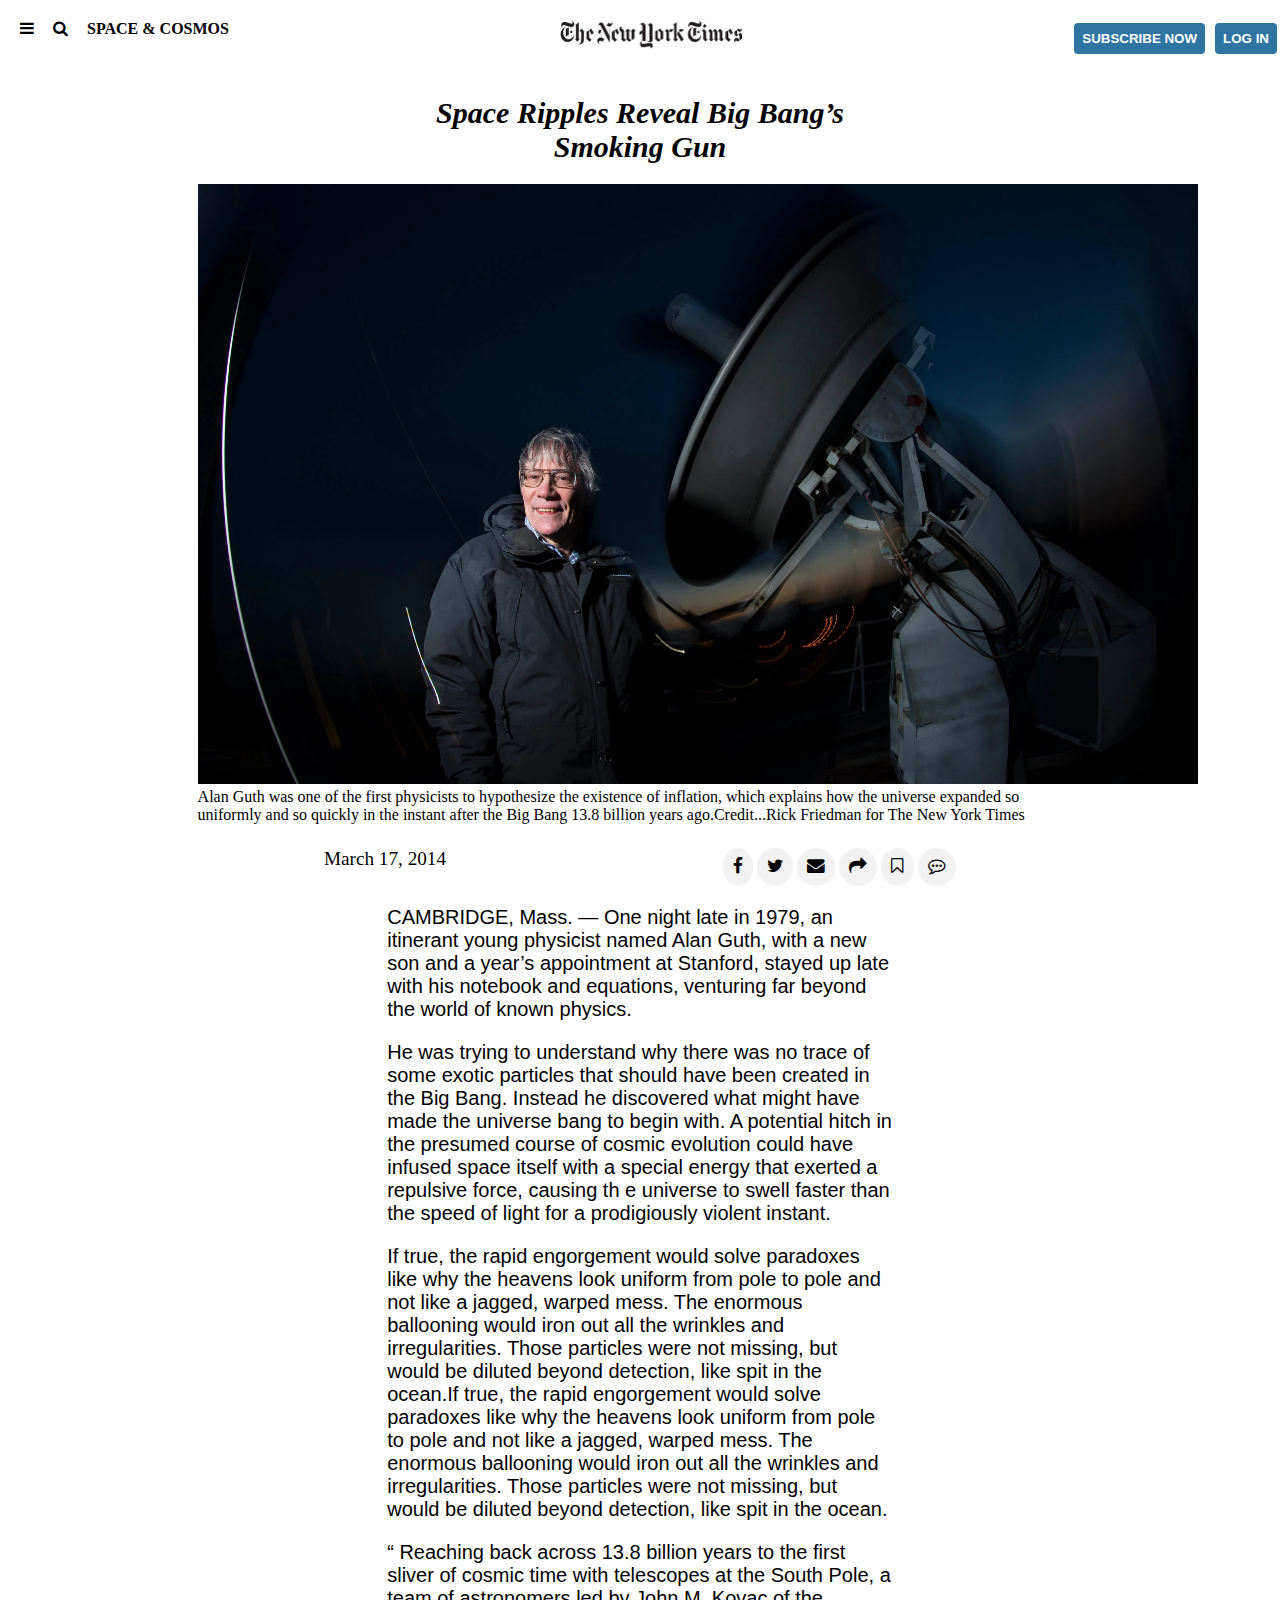
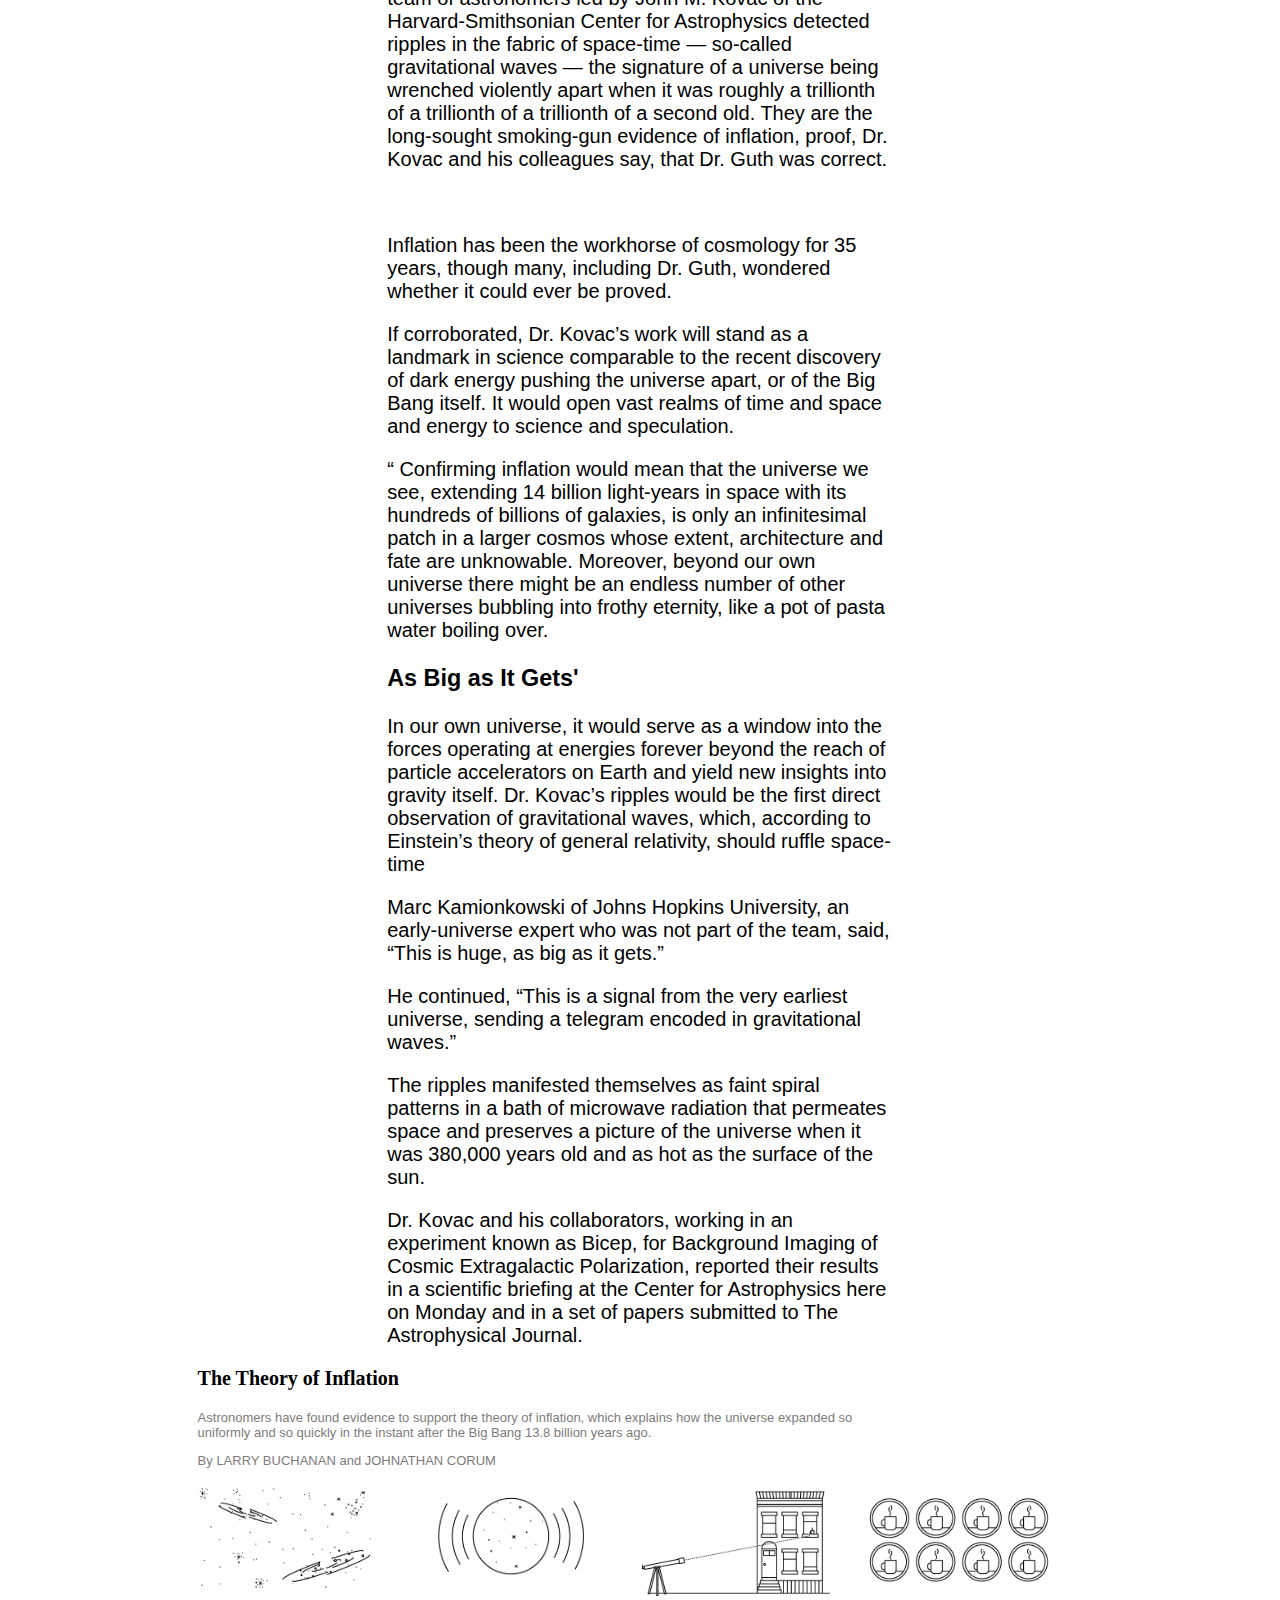
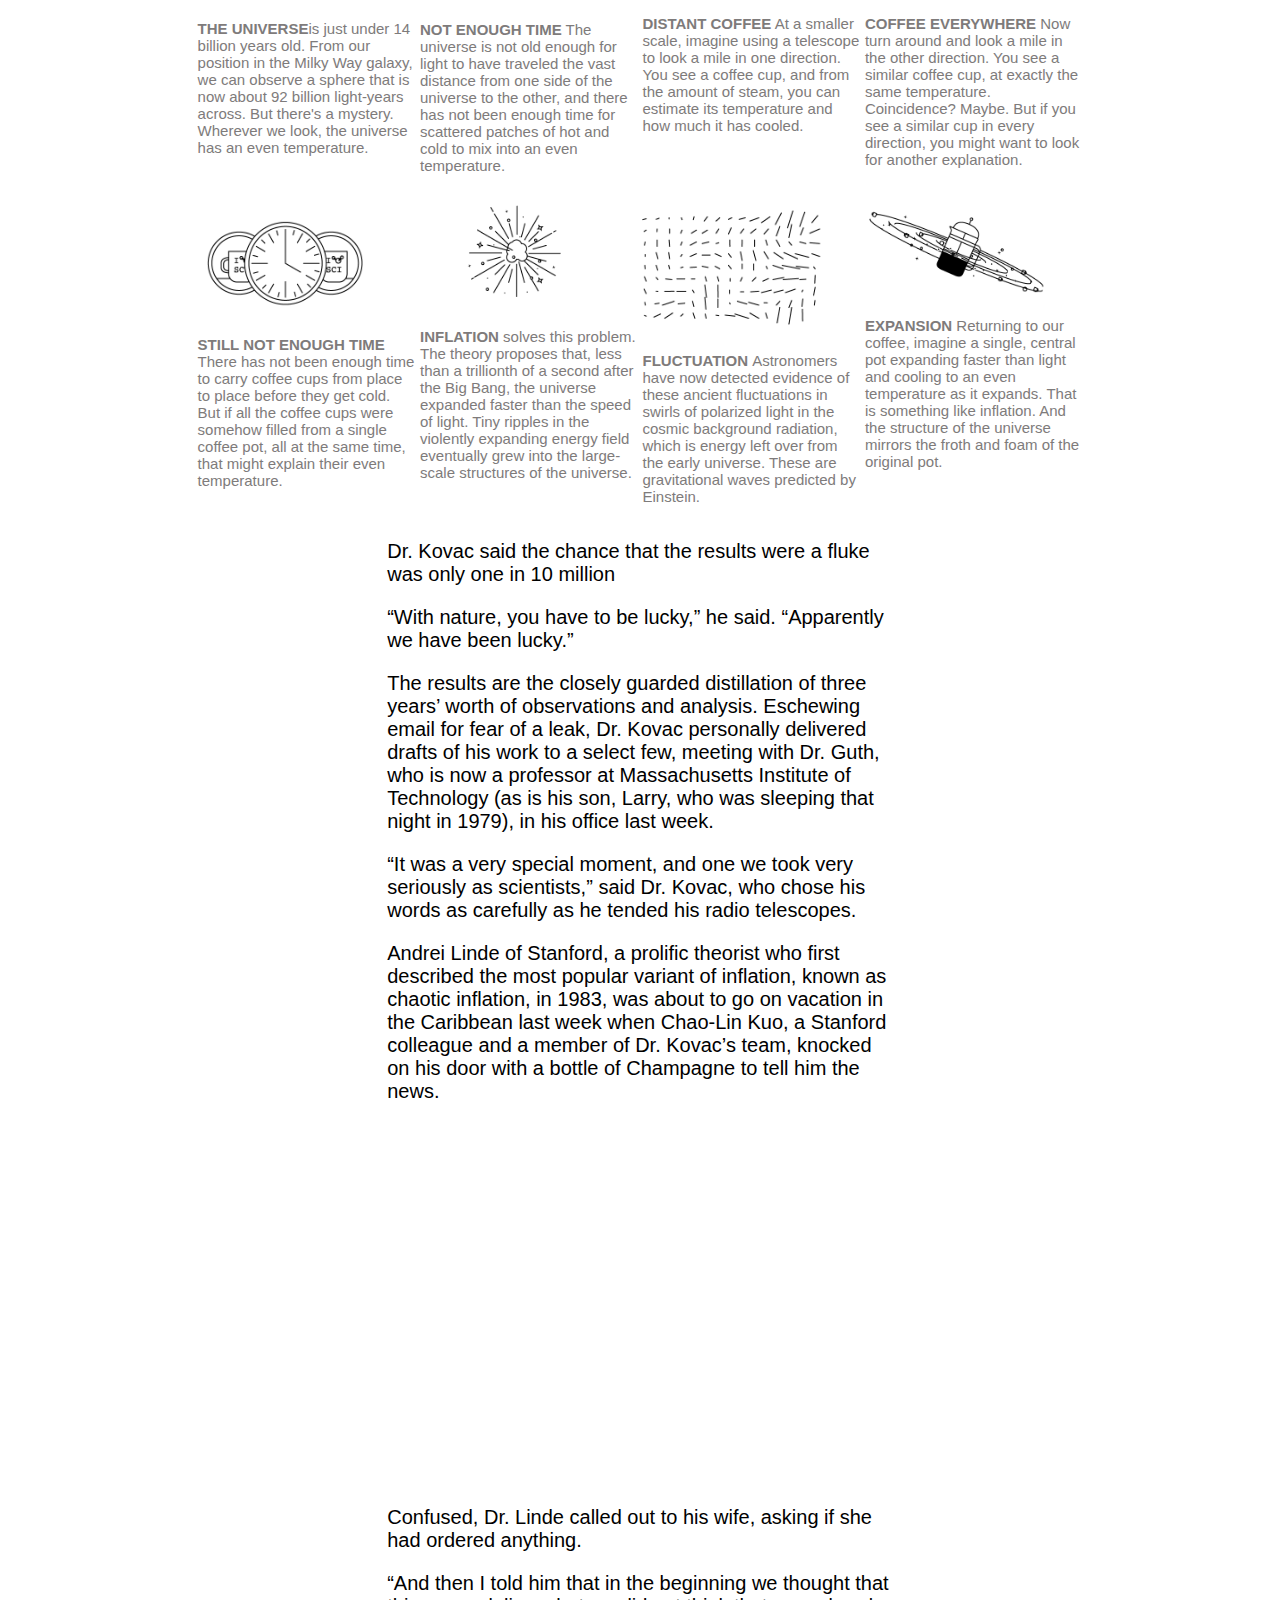
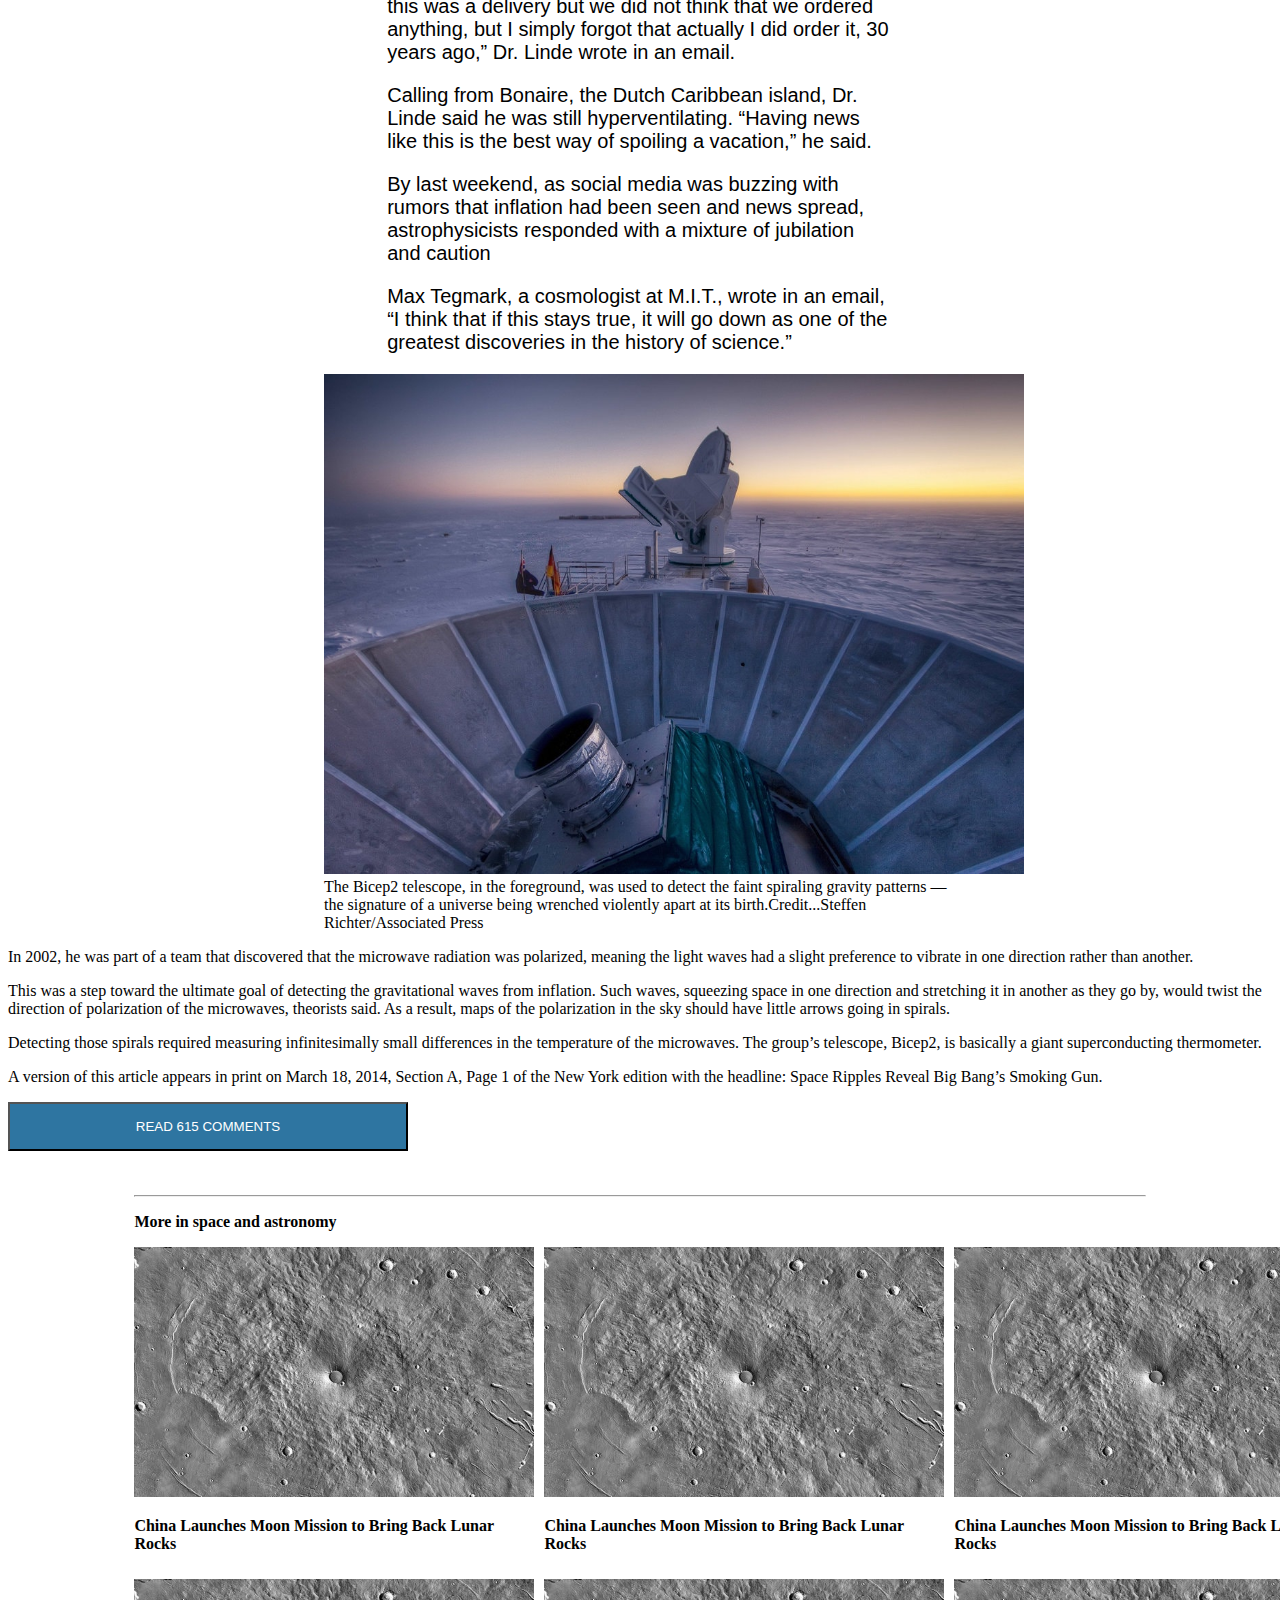
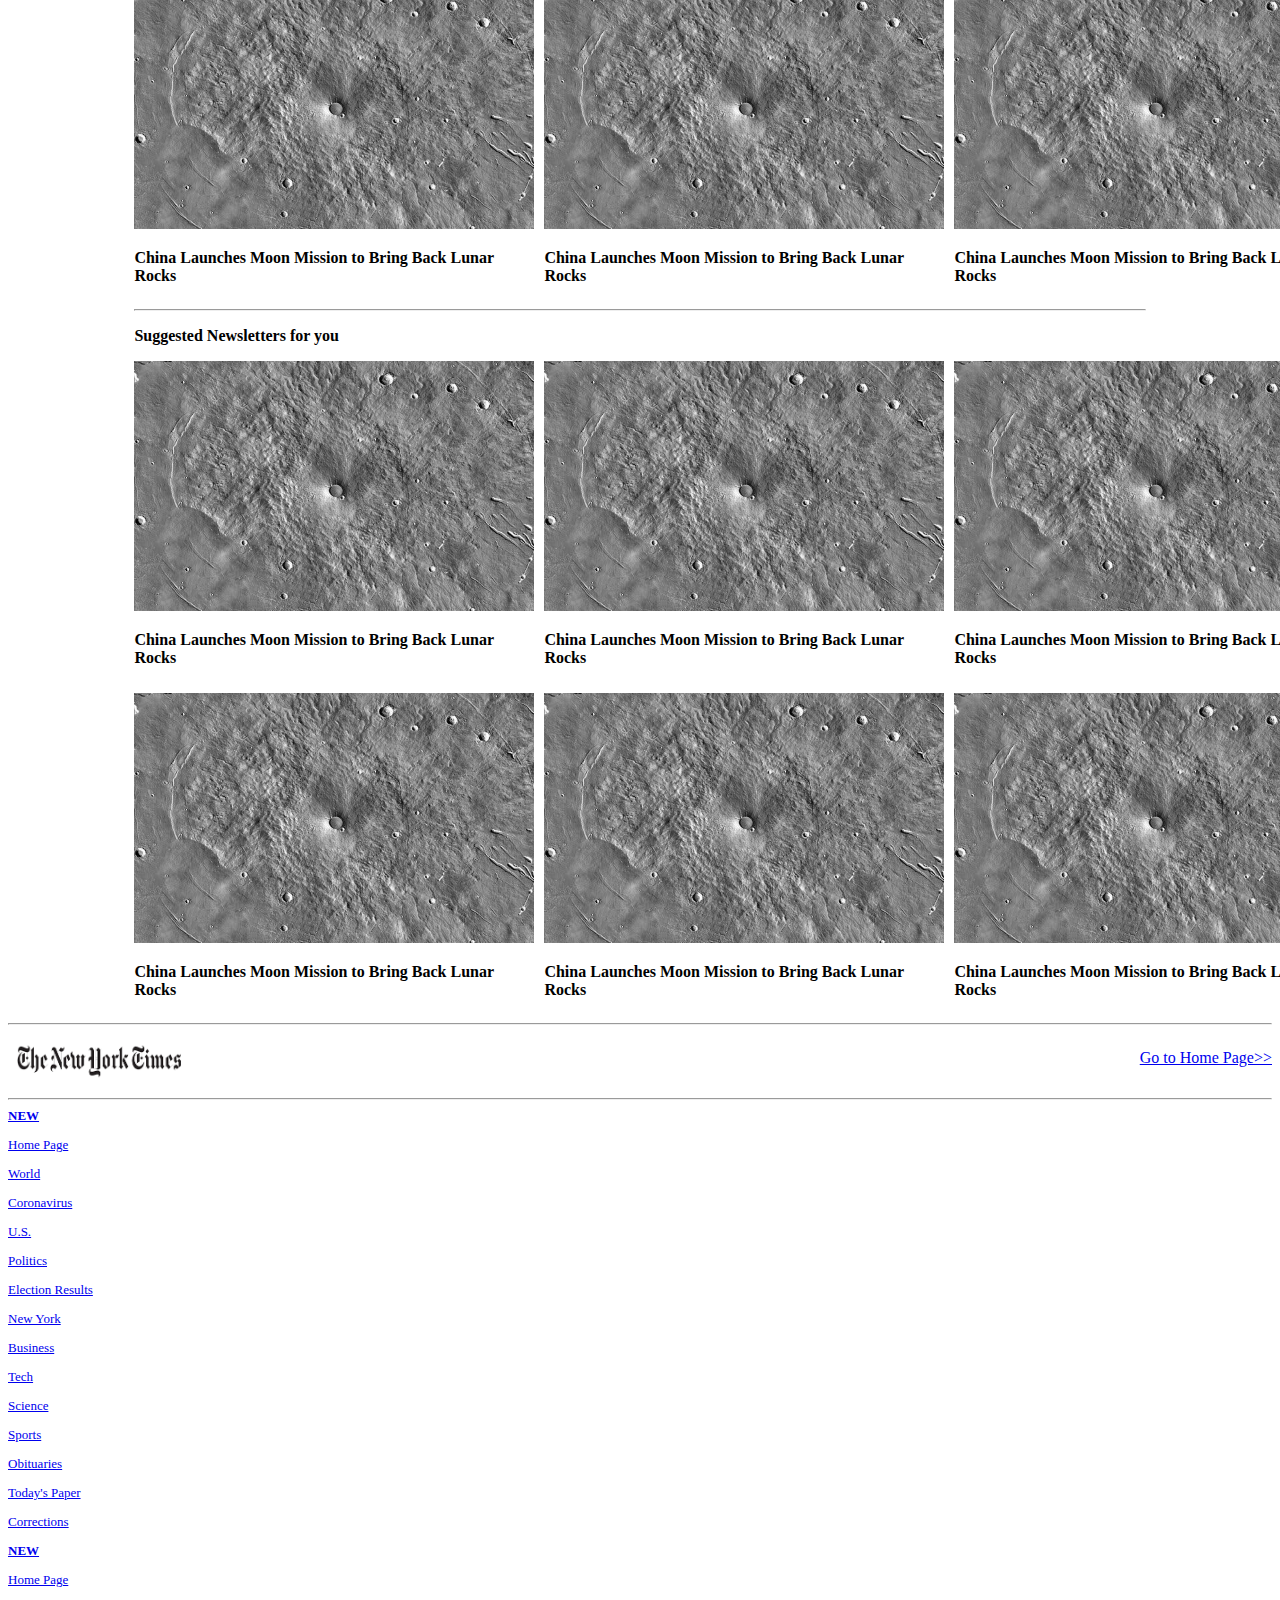
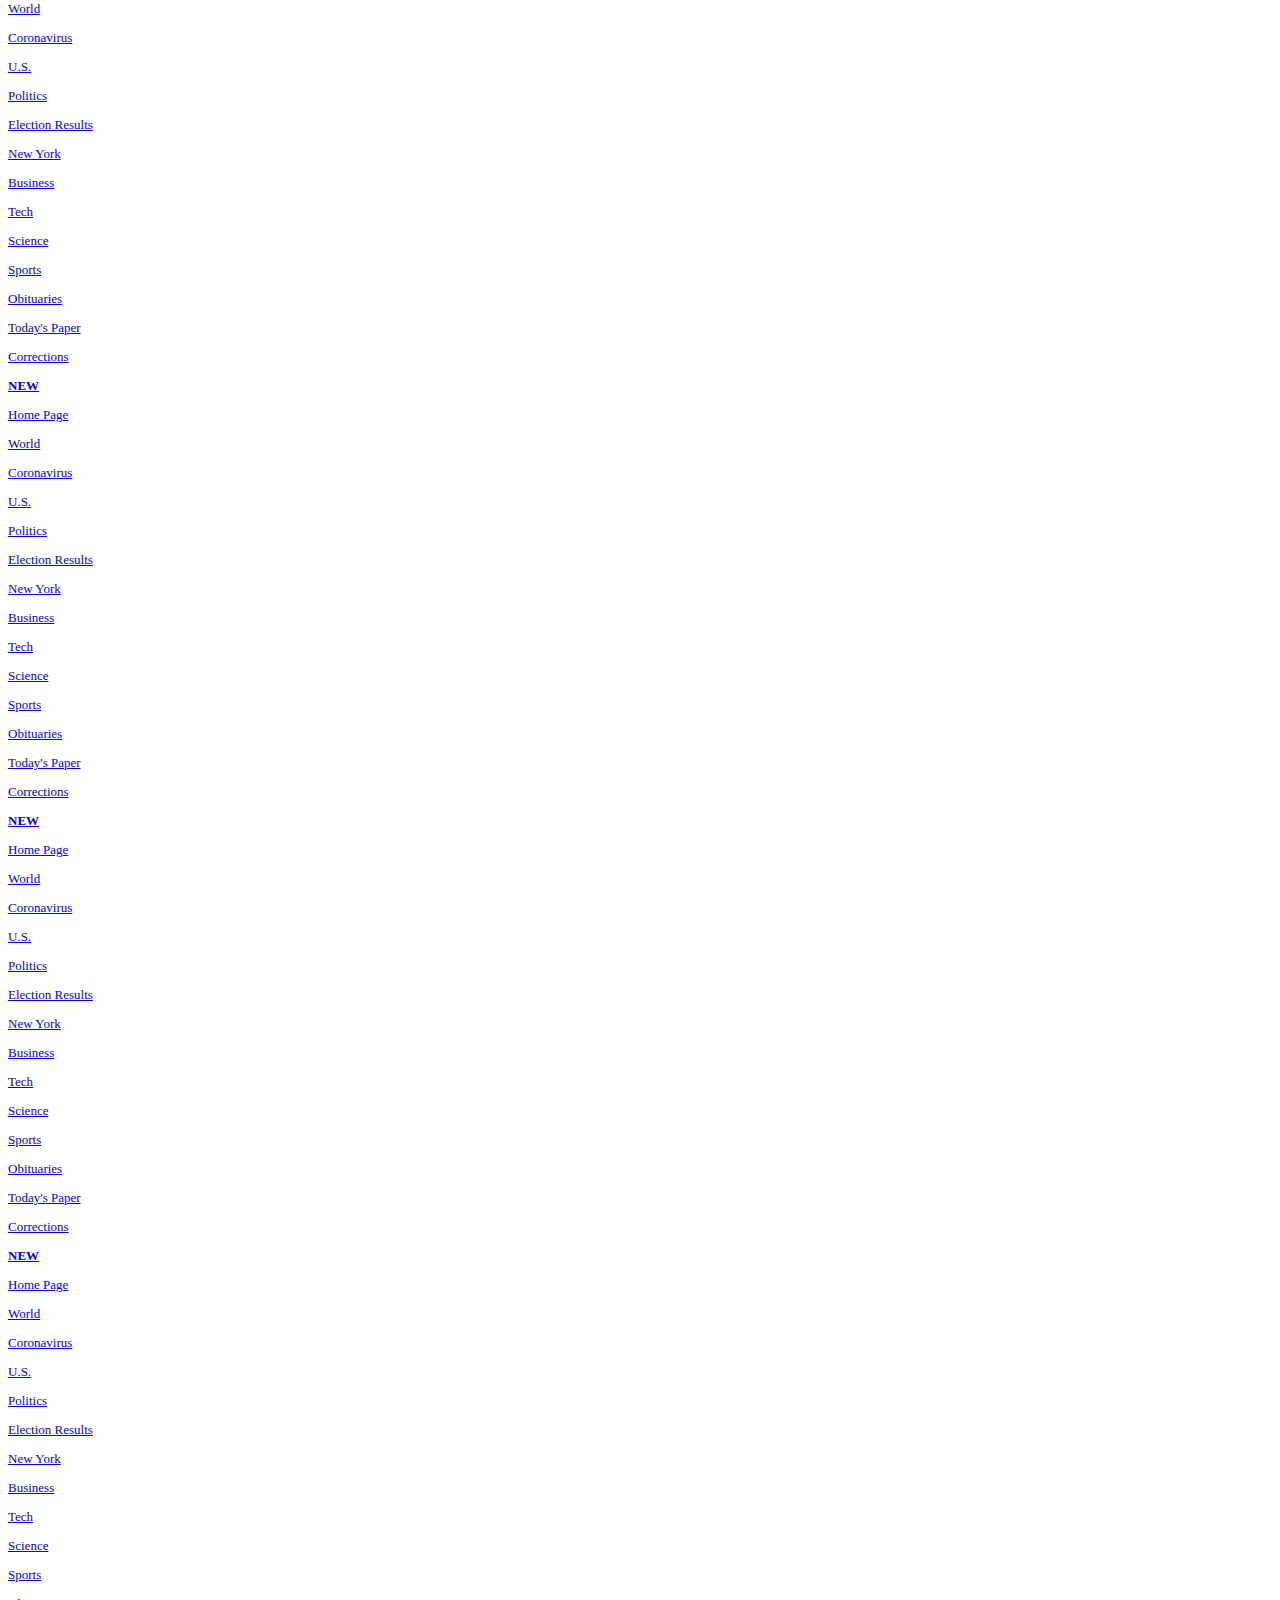
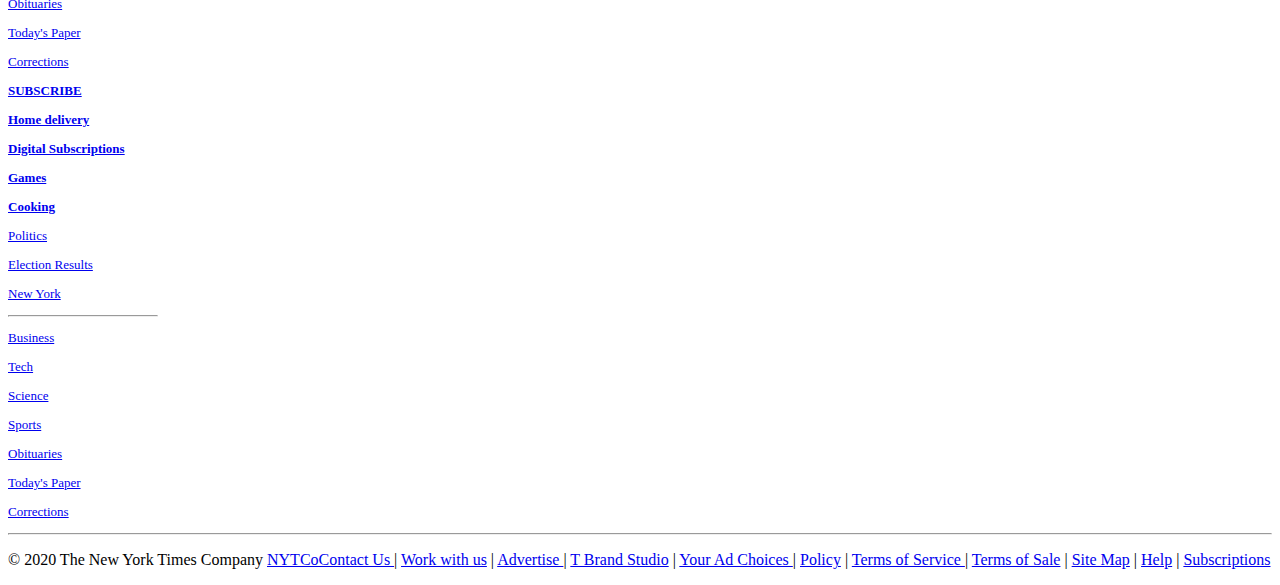
<file: index.html>
<!DOCTYPE html>
<html lang="en">
<head>
    <meta charset="UTF-8">
    <meta name="viewport" content="width=device-width, initial-scale=1.0">
    <title>Space & Cosmos</title>
    <link rel="stylesheet" href="style.css">
    <link rel="stylesheet" href="https://cdnjs.cloudflare.com/ajax/libs/font-awesome/4.7.0/css/font-awesome.min.css">
  <meta >
    <title>The New York Times - Breaking News, US News, World News and Videos</title>
</head>
<header>
<nav>
    <div class="left_section">
            <a href="#"><i class="fa fa-bars"></i></a>
            <a href="#"><i class="fa fa-search" aria-hidden="true"></i></a>
            <a href="#" class="spacex">SPACE & COSMOS</a>
        </div>
    <div class="middle_section">
    <a><img src="images/logo.png" alt=""></a>
    </div>
    <div class="right_section">
        <a href="#"><button class="btn" type="button">SUBSCRIBE NOW</button></a>
        <a href="#"><button class="btn" type="button">LOG IN</button></a>
    </div>
</nav>
</header>
<body>
    <div class="heading_first">  
      <h1>Space Ripples Reveal Big Bang’s <br> Smoking Gun</h1>
   </div>
   <figure class="first_image">
        <img src="images/18cosmos-superJumbo.jpg" alt="alan guth">
        <figcaption>
            Alan Guth was one of the first physicists to hypothesize the existence of inflation, which explains how the universe expanded so uniformly and so quickly in the instant after the Big Bang 13.8 billion years ago.Credit...Rick Friedman for The New York Times
        </figcaption>
    </figure>
    <div id="section1">
        <div class="date">
            March 17, 2014
        </div>
           <div class="share_icons">
            <i class="fa fa-facebook" aria-hidden="true"></i>
            <i class="fa fa-twitter" aria-hidden="true"></i>
            <i class="fa fa-envelope" aria-hidden="true"></i>
            <i class="fa fa-share" aria-hidden="true"></i>
            <i class="fa fa-bookmark-o" aria-hidden="true"></i>
            <i class="fa fa-commenting-o" aria-hidden="true"></i>
           </div>
    </div>
      
      <article class="tommy">
          <p>
            CAMBRIDGE, Mass. — One night late in 1979, an itinerant young physicist named 
            Alan Guth, with a new son and a year’s appointment at Stanford, stayed up late with his notebook and equations,
             venturing far beyond the world of known physics.
          </p>
    <p>
He was trying to understand why there was no trace of some exotic particles that should have been created  
in the Big Bang. Instead he discovered what might have made the universe bang to begin with. A potential hitch in the presumed course of cosmic evolution could have infused space itself with a special energy that exerted a repulsive force, causing th
e  universe to swell faster than the speed of light for a prodigiously violent instant. 
    </p>
    <p>If true, the rapid engorgement would solve paradoxes like why the heavens look uniform from pole to pole and not like a jagged,
         warped mess. The enormous ballooning would iron out all the wrinkles and irregularities. Those particles were not missing, but would be diluted beyond detection, like spit in the ocean.If true, the rapid engorgement would solve paradoxes like why the heavens look uniform from pole to pole and not like a jagged, warped mess. The enormous ballooning would iron out all the wrinkles and irregularities. Those particles were not missing, but would be diluted beyond detection,
         like spit in the ocean. 
    </p>
    <p>“
        Reaching back across 13.8 billion years to <a>the first sliver of cosmic time</a> with telescopes at the South Pole,
         a team of astronomers led by John M. Kovac of the Harvard-Smithsonian Center for Astrophysics detected ripples in the fabric of space-time 
         — so-called <a>gravitational waves</a> — the signature of a universe being wrenched violently apart when it was roughly a trillionth of a trillionth of a trillionth of a second old. They are the long-sought smoking-gun evidence of inflation, proof, Dr. Kovac and his colleagues say,
         that Dr. Guth was correct.
    </p><br>
    <p>    
Inflation has been the workhorse of cosmology for 35 years, though many, including Dr. Guth,
 wondered whether it could ever be proved.
    </p>
    <p>
        If corroborated, Dr. Kovac’s work will stand as a landmark in science comparable to the recent discovery of dark energy pushing
         the universe apart, or of the Big Bang itself.
         It would open vast realms of time and space and energy to science and speculation.
    </p>
    <p>“
        Confirming inflation would mean that the universe we see, 
        extending 14 billion light-years in space with its hundreds of billions of galaxies, is only an infinitesimal patch in a larger cosmos whose extent, architecture and fate are unknowable. Moreover, beyond our own universe there might be an endless number of other universes bubbling into frothy eternity,
         like a pot of pasta water boiling over.
    </p>
    <p>
        <h3>As Big as It Gets'</h3>
        In our own universe, it would serve as a window into the forces operating at energies forever beyond the reach of particle accelerators on Earth and yield new insights into gravity itself. 
        Dr. Kovac’s ripples would be the first direct observation of gravitational waves, 
        which, according to Einstein’s theory of general relativity,
         should ruffle space-time
    </p>
<p>Marc Kamionkowski of Johns Hopkins University, an early-universe expert who was not part of the team, said,
    “This is huge, as big as it gets.”</p>
<p>He continued, “This is a signal from the very earliest universe,
     sending a telegram encoded in gravitational waves.”</p>
<p>The ripples manifested themselves as faint spiral patterns in a bath of microwave radiation that permeates space and preserves a picture of the universe when it was 380,000 years old and as hot as the surface of the sun.</p>
<p>Dr. Kovac and his collaborators, working in an experiment known as Bicep, for Background Imaging of Cosmic Extragalactic Polarization, 
    reported their results in a scientific briefing at the Center for Astrophysics here on Monday and in a set of papers submitted to The Astrophysical Journal.</p>
</article>
<div class="theory">
    <h3> The Theory of Inflation</h3>
    <p>Astronomers have found evidence to support the theory of inflation, which explains how the universe expanded so uniformly and so quickly in the instant after the Big Bang 13.8 billion years ago.</p>
<p class="blur">By LARRY BUCHANAN and JOHNATHAN CORUM</p>
<div class="inflation_cards">
    <div class="first_inflation">
      <img src="images/inflation-1.png" alt="Cosmos inflation explanation picture">
      <p> <strong>THE UNIVERSE</strong>is just under 14 billion years old. From our position in the Milky Way galaxy, we can observe a sphere that is now about 92 billion light-years across. But there's a mystery. Wherever we look, the universe has an even temperature.</p>
    </div>
    <div class="second_inflation">
      <img src="images/inflation-2.png" alt="Cosmos inflation explanation picture">
      <p> <strong> NOT ENOUGH TIME</strong>  The universe is not old enough for light to have traveled the vast distance from one side of the universe to the other, and there has not been enough time for scattered patches of hot and cold to mix into an even temperature.</p>
    </div>
    <div class="third_inflation">
      <img src="images/inflation-3.png" alt="Cosmos inflation explanation picture">
      <p> <strong>DISTANT COFFEE</strong>   At a smaller scale, imagine using a telescope to look a mile in one direction. You see a coffee cup, and from the amount of steam, you can estimate its temperature and how much it has cooled.</p>
    </div>
    <div class="forth_inflation">
      <img src="images/inflation-4.png" alt="Cosmos inflation explanation picture">
      <p> <strong>COFFEE EVERYWHERE</strong>   Now turn around and look a mile in the other direction. You see a similar coffee cup, at exactly the same temperature. Coincidence? Maybe. But if you see a similar cup in every direction, you might want to look for another explanation.</p>
    </div>
    <div class="fifth_inflation">
      <img src="images/inflation-5.png" alt="Cosmos inflation explanation picture">
      <p>  <strong>STILL NOT ENOUGH TIME</strong> There has not been enough time to carry coffee cups from place to place before they get cold. But if all the coffee cups were somehow filled from a single coffee pot, all at the same time, that might explain their even temperature.</p>
    </div>
    <div class="sixth_inflation">
      <img src="images/inflation-6.png" alt="Cosmos inflation explanation picture">
      <p><strong>INFLATION </strong> solves this problem. The theory proposes that, less than a trillionth of a second after the Big Bang, the universe expanded faster than the speed of light. Tiny ripples in the violently expanding energy field eventually grew into the large-scale structures of the universe.</p>
    </div>
    <div class="seven_infation">
      <img src="images/inflation-7.png" alt="Cosmos inflation explanation picture">
      <p><strong>FLUCTUATION </strong> Astronomers have now detected evidence of these ancient fluctuations in swirls of polarized light in the cosmic background radiation, which is energy left over from the early universe. These are gravitational waves predicted by Einstein.</p>
    </div>
    <div class="eight_inflation">
      <img src="images/inflation-8.png" alt="Cosmos inflation explanation picture">
      <p> <strong>EXPANSION</strong> Returning to our coffee, imagine a single, central pot expanding faster than light and cooling to an even temperature as it expands. That is something like inflation. And the structure of the universe mirrors the froth and foam of the original pot.</p>
    </div>
  </div>
  </div>
  <article class="tommy">
        <p>Dr. Kovac said the chance that the results were a fluke was only one in 10 million</p>
        <p>“With nature, you have to be lucky,” he said. “Apparently we have been lucky.”</p>
        <p>The results are the closely guarded distillation of three years’ worth of observations and analysis. Eschewing email for fear of a leak, Dr. Kovac personally delivered drafts of his work to a select few, meeting with Dr. Guth, who is now a professor at Massachusetts Institute of Technology (as is his son, Larry, who was sleeping that night in 1979), in his office last week.</p>
        <p>“It was a very special moment, and one we took very seriously as scientists,” said Dr. Kovac, who chose his words as carefully as he tended his radio telescopes.</p>
        <p>Andrei Linde of Stanford, a prolific theorist who first described the most popular variant of inflation, known as chaotic inflation, in 1983, was about to go on vacation in the Caribbean last week when Chao-Lin Kuo, a Stanford colleague and a member of Dr. Kovac’s team,
            knocked on his door with a bottle of Champagne to tell him the news.</p>
  </article>
            <article class="tommy">
            <iframe width="600" height="358" src="https://www.youtube.com/embed/ZlfIVEy_YOA" frameborder="0" allow="accelerometer; autoplay; clipboard-write; encrypted-media; gyroscope; picture-in-picture" allowfullscreen></iframe>
       
            <p>Confused, Dr. Linde called out to his wife, asking if she had ordered anything.</p>
        <p>“And then I told him that in the beginning we thought that this was a delivery but we did not think that we ordered anything, but I simply forgot that actually I did order it, 30 years ago,”
            Dr. Linde wrote in an email.</p>
        <p>
            Calling from Bonaire, the Dutch Caribbean island, Dr. Linde said he was still hyperventilating. “Having news like this is the best way of spoiling a vacation,” he said. </p>
        <p>By last weekend, as social media was buzzing with rumors that inflation had been seen and news spread, astrophysicists responded with a mixture of jubilation and caution</p>
        <p>Max Tegmark, a cosmologist at M.I.T., wrote in an email, “I think that if this stays true, it will go down as one of the greatest discoveries in the history of science.”</p>
        </article>
            <figure class="cosmos_2">
                <img src="images/18cosmos-2-jumbo.jpg" alt="">
                <figcaption>The Bicep2 telescope, in the foreground, was used to detect the faint spiraling gravity patterns — the signature of a universe being wrenched violently apart at its birth.Credit...Steffen Richter/Associated Press
                </figcaption>
            </figure>
 <article id="tomy">
        <p>In 2002, he was part of a team that discovered that the microwave radiation was polarized, meaning the light waves had a slight preference to vibrate in one direction rather than another.</p>
        <p>This was a step toward the ultimate goal of detecting the gravitational waves from inflation. Such waves, squeezing space in one direction and stretching it in another as they go by, would twist the direction of polarization of the microwaves, theorists said. As a result, maps of the polarization in the sky should have little arrows going in spirals.</p>
        <p>Detecting those spirals required measuring infinitesimally small differences in the temperature of the microwaves. The group’s telescope, Bicep2, is basically a giant superconducting thermometer.</p>
        <p>A version of this article appears in print on March 18, 2014, Section A, Page 1 of the New York edition with the headline: Space Ripples Reveal Big Bang’s Smoking Gun.</p>
        <button class="read" >READ 615 COMMENTS</button>
    </article><br><br>
<div class="astronomy">
    <hr>
    <p><a href="#">More in space and astronomy</a></p>
    <div class="astronomy_cards">
    <div class="first_astro">
        <img src="images/20SCI-MARS-VOLCANO1-threeByTwoSmallAt2X.jpg" alt="">
        <p><a href="#">China Launches Moon Mission to Bring Back Lunar Rocks</a></p>
    </div>
    <div class="first_astro">
        <img src="images/20SCI-MARS-VOLCANO1-threeByTwoSmallAt2X.jpg" alt="">
        <p><a href="#">China Launches Moon Mission to Bring Back Lunar Rocks</a></p>
    </div>
    <div class="first_astro">
        <img src="images/20SCI-MARS-VOLCANO1-threeByTwoSmallAt2X.jpg" alt="">
        <p><a href="#">China Launches Moon Mission to Bring Back Lunar Rocks</a></p>
    </div>
  <div class="first_astro">
        <img src="images/20SCI-MARS-VOLCANO1-threeByTwoSmallAt2X.jpg" alt="">
        <p><a href="#">China Launches Moon Mission to Bring Back Lunar Rocks</a></p>
    </div>
    <div class="first_astro">
        <img src="images/20SCI-MARS-VOLCANO1-threeByTwoSmallAt2X.jpg" alt="">
        <p><a href="#">China Launches Moon Mission to Bring Back Lunar Rocks</a></p>
    </div>
    <div class="first_astro">
        <img src="images/20SCI-MARS-VOLCANO1-threeByTwoSmallAt2X.jpg" alt="">
        <p><a href="#">China Launches Moon Mission to Bring Back Lunar Rocks</a></p>
    </div>
</div>
</div>
<div class="astronomy">
    <hr>
    <p><a href="#">Suggested Newsletters for you</a></p>
<div class="astronomy_cards">
    <div class="first_astro">
        <img src="images/20SCI-MARS-VOLCANO1-threeByTwoSmallAt2X.jpg" alt="">
        <p><a href="#">China Launches Moon Mission to Bring Back Lunar Rocks</a></p>
    </div>
    <div class="first_astro">
        <img src="images/20SCI-MARS-VOLCANO1-threeByTwoSmallAt2X.jpg" alt="">
        <p><a href="#">China Launches Moon Mission to Bring Back Lunar Rocks</a></p>
    </div>
    <div class="first_astro">
        <img src="images/20SCI-MARS-VOLCANO1-threeByTwoSmallAt2X.jpg" alt="">
        <p><a href="#">China Launches Moon Mission to Bring Back Lunar Rocks</a></p>
    </div>
    <div class="first_astro">
        <img src="images/20SCI-MARS-VOLCANO1-threeByTwoSmallAt2X.jpg" alt="">
        <p><a href="#">China Launches Moon Mission to Bring Back Lunar Rocks</a></p>
    </div>
    <div class="first_astro">
        <img src="images/20SCI-MARS-VOLCANO1-threeByTwoSmallAt2X.jpg" alt="">
        <p><a href="#">China Launches Moon Mission to Bring Back Lunar Rocks</a></p>
    </div>
    <div class="first_astro">
        <img src="images/20SCI-MARS-VOLCANO1-threeByTwoSmallAt2X.jpg" alt="">
        <p><a href="#">China Launches Moon Mission to Bring Back Lunar Rocks</a></p>
    </div>
    </div>
</div>
<hr class="thin">
</body>
<footer>
    <div class="foot">
        <img src="images/logo.png" alt=""> <p><a href="#">Go to Home Page>></a></p> 
    </div>
    <hr>
    <div class="downer">
        <div class="first_footer">
            <a href="#"><strong>NEW</strong></a>
        <a href="#"><p>  Home Page</p></a>
            <a href="#"><p> World</p></a>
            <a href="#"><p> Coronavirus</p></a>
            <a href="#"><p>  U.S.</p></a>
            <a href="#"><p> Politics</p></a>
            <a href="#"><p> Election Results</p></a>
            <a href="#"><p> New York</p></a>
            <a href="#"><p>Business</p></a>
            <a href="#"><p> Tech</p></a>
            <a href="#"><p> Science</p></a>
            <a href="#"><p> Sports</p></a>
            <a href="#"><p> Obituaries</p></a>
            <a href="#"><p> Today's Paper</p></a>
            <a href="#"><p>  Corrections</p></a>
       </div>
       <div class="first_footer">
        <a href="#"><strong>NEW</strong></a>
        <a href="#"><p>  Home Page</p></a>
            <a href="#"><p> World</p></a>
            <a href="#"><p>Coronavirus</p></a>
            <a href="#"><p>  U.S.</p></a>
            <a href="#"><p> Politics</p></a>
            <a href="#"><p> Election Results</p></a>
            <a href="#"><p> New York</p></a>
            <a href="#"><p>Business</p></a>
            <a href="#"><p> Tech</p></a>
            <a href="#"><p> Science</p></a>
            <a href="#"><p> Sports</p></a>
            <a href="#"><p> Obituaries</p></a>
            <a href="#"><p> Today's Paper</p></a>
            <a href="#"><p>  Corrections</p></a>
       </div>
       <div class="first_footer">
        <a href="#"><strong>NEW</strong></a>
        <a href="#"><p>  Home Page</p></a>
            <a href="#"><p> World</p></a>
            <a href="#"><p> Coronavirus</p></a>
            <a href="#"><p>  U.S.</p></a>
            <a href="#"><p> Politics</p></a>
            <a href="#"><p> Election Results</p></a>
            <a href="#"><p> New York</p></a>
            <a href="#"><p>Business</p></a>
            <a href="#"><p> Tech</p></a>
            <a href="#"><p> Science</p></a>
            <a href="#"><p> Sports</p></a>
            <a href="#"><p> Obituaries</p></a>
            <a href="#"><p> Today's Paper</p></a>
            <a href="#"><p>  Corrections</p></a>
       </div>
      
       <div class="first_footer">
        <a href="#"><strong>NEW</strong></a>
        <a href="#"><p>  Home Page</p></a>
            <a href="#"><p> World</p></a>
            <a href="#"><p>Coronavirus</p></a>
            <a href="#"><p>  U.S.</p></a>
            <a href="#"><p> Politics</p></a>
            <a href="#"><p> Election Results</p></a>
            <a href="#"><p> New York</p></a>
            <a href="#"><p>Business</p></a>
            <a href="#"><p> Tech</p></a>
            <a href="#"><p> Science</p></a>
            <a href="#"><p> Sports</p></a>
            <a href="#"><p> Obituaries</p></a>
            <a href="#"><p> Today's Paper</p></a>
            <a href="#"><p>  Corrections</p></a>
       </div>
       <div class="first_footer">
        <a href="#"><strong>NEW</strong></a>   
        <a href="#"><p>  Home Page</p></a>
            <a href="#"><p> World</p></a>
            <a href="#"><p>Coronavirus</p></a>
            <a href="#"><p>  U.S.</p></a>
            <a href="#"><p> Politics</p></a>
            <a href="#"><p> Election Results</p></a>
            <a href="#"><p> New York</p></a>
            <a href="#"><p>Business</p></a>
            <a href="#"><p> Tech</p></a>
            <a href="#"><p> Science</p></a>
            <a href="#"><p> Sports</p></a>
            <a href="#"><p> Obituaries</p></a>
            <a href="#"><p> Today's Paper</p></a>
            <a href="#"><p>  Corrections</p></a>
       </div>
       <div class="first_footer">
        <a href="#"><p><strong>SUBSCRIBE</strong></p></a>
        <a href="#"><p><strong>Home delivery</strong></p></a>
        <a href="#"><p><strong>Digital Subscriptions</strong></p></a>
        <a href="#"><p><strong>Games</strong></p></a>
        <a href="#"><p><strong>Cooking</strong></p></a>
            <a href="#"><p> Politics</p></a>
            <a href="#"><p> Election Results</p></a>
            <a href="#"><p> New York</p></a>
            <hr id="line">
            <a href="#"><p>Business</p></a>
            <a href="#"><p> Tech</p></a>
            <a href="#"><p> Science</p></a>
            <a href="#"><p> Sports</p></a>
            <a href="#"><p> Obituaries</p></a>
            <a href="#"><p> Today's Paper</p></a>
            <a href="#"><p>  Corrections</p></a>
       </div>
    </div>
    <hr>
    <div class="footer_last">
       <p> © 2020 The New York Times Company  <a href="#">NYTCoContact Us </a> | <a href="#">Work with us</a> | <a href="#">Advertise </a> | <a href="#">T Brand Studio</a> | <a href="#">Your Ad Choices </a> | <a href="#">Policy</a> | <a href="#">Terms of Service </a> | <a href="#">Terms of Sale</a>  | <a href="#">Site Map</a> | <a href="#">Help</a> | <a href="#">Subscriptions</a></p>
     </div>
</footer>
</html>
</file>
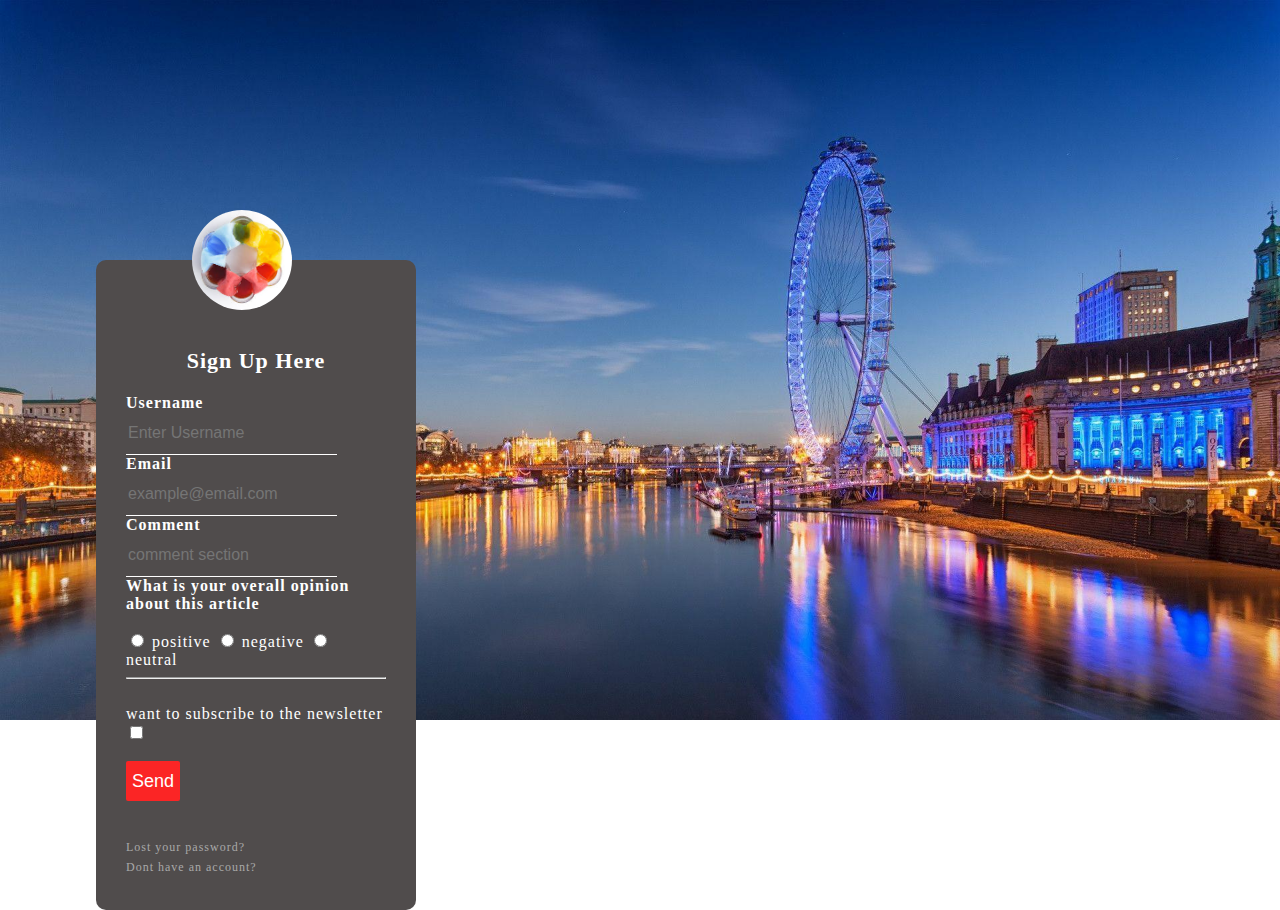
<file: a.html>
<!DOCTYPE html>
<html lang="en">
<head>
    <meta charset="utf-8">
   <link rel="stylesheet"  href="a.css">
    <title>login form design</title>
</head>




<body>
    
    <div class="loginbox">
   <img src="image/images.jpg" class="avatar">
   <br>
        <h1>Sign Up Here</h1>
    <form>
      <p>Username</p>
      <input type="text" name="" placeholder="Enter Username" minlength="3" maxlength="15" class="example" required>
    <br>
      <p>Email</p>
        <input type="email" name="" placeholder="example@email.com" minlength="5" maxlength="20" required>
        <br>
        <p>Comment</p>
        <input type="text" name="comment" placeholder="comment section" maxlength="250" minlength="25" required>
        <br>
        <p class="para">What is your overall opinion about this article</p>
        <br>
        <input type="radio" name="reaction" value="positive">
        <label for="positive">positive</label> 
        <input type="radio" name="reaction" value="negative"> 
        <label for="negative">negative</label> 
        <input type="radio" name="reaction" value="neutral">
        <label for="neutral">neutral</label>
        <hr>
        <br>
  <label> want to subscribe to the newsletter</label>
  <input type="checkbox" name="subscribe" value="subscribe">      
  
  <br>

   
  <br>

        <input type="submit" name="" value="Send" href="login page/index.html">
       <br>

  <br>
    
<br>
       <a href="#">Lost your password?</a>
    <br>
       <a href="_blank "> Dont have an account?</a>
    </form>
    </div>

</body>
</html>
</file>
<file: style.css>
nav { 
  display: flex;
  justify-content: space-between;
  background-color: white;
  color: black;
  width: 100%;
  margin-top: 0%;
  padding: 10px;
  height: 50px;
  position: fixed;
  top: 0;
  left: 0;
}

.left_section {
  padding: 10px 10px 0px 10px;
}

.left_section .fa-search, .fa-bars{
  padding-right: 15px;
}

.left_section a {
  font-weight: bold;
  color: black;
  text-decoration: none;
 }

.left_section a:hover {
  color: rgb(31, 29, 29);
  text-decoration: none;
 }

.middle_section img {
  height: 50px;
  width:200px;
} 

.right_section {
  padding: 10px 10px 0px 10px;
}

 .right_section button{
  background-color: rgb(46, 117, 161); 
  color: white;
  padding: 8px;
  border: none;
  border-radius: 4px;
  margin: 3px;
  font-weight: bold;
 }

.heading_first h1{
  text-align: center;
  font-size: 30px;
  color: #000;
  font-style: italic;
  font-weight: bold;
  font-family:nyt-imperial,georgia,'times new roman',times,serif;
  margin-top: 6rem;
}

.first_image {
    margin: auto;
    width: 70%;
}

.first_image img {
  width: 1000px;
  height: 600px;
}

#section1 {
  margin: auto;
  width: 50%;
  display: flex;
  justify-content: space-between;
  padding-top:1.5rem;
}

.date {
    font-size: 1.2rem;
}

#section1 a {    
  text-decoration: none;
  color: black;
}

#section1 a :hover{
    text-decoration: none;
    color: black;
}
.share_icons i {
  font-size: 1.1rem;
  background-color: #f2f2f2;
  padding: 10px;
  border-radius: 50%;
}

aside {
  float: right;
}

aside img {
  width: 100px;
  height: 100px;    
}

/*body and text*/
.tommy {
 width: 40%;
 margin: auto;
 font-weight: 300;
 font-family: Arial, Helvetica, sans-serif;
 font-size: 20px;
}
/*aside article 
.editor{
float: right;
display: grid;
}
*/
.theory{
  width: 70%;
  margin-left: auto;
  margin-right: auto;
  box-sizing: border-box;
  font-family: Arial, Helvetica, sans-serif;
  font-weight: lighter;
}

.theory h3{
  font-family: serif;
  font-weight: bold;
  font-size: 20px;
}

.theory p{
  color: rgb(126, 123, 123);
  font-size: 13px;
  width: 80%;
}

.inflation_cards{
  display: grid;
  grid-template-columns: 1fr 1fr 1fr 1fr;
  grid-gap: 5px;
}

.inflation_cards img{
  width: 190px;
}

.inflation_cards p{
  font-size: 15px;
  box-sizing: border-box;
  width: auto;
  font-weight: 400;
}

.inflation_cardi{
  display: flex;
}

.inflation_cardi img{
  width: 190px;
}

.inflation_cardi p{
  font-size: 15px;
  box-sizing: border-box;
  width: auto;
  font-weight: 400;
}
 
.cosmos_2 {
  margin: auto;
  width: 50%;
}

.cosmos_2 img {
  width: 700px;
  height: 500px;
}
/*.comment{
    display: flex;
    justify-content: space-between;
  box-sizing: border-box;
*/
.read{
  width: 70%;
  margin: auto;  
  background-color: rgb(46, 117, 161); 
  color: white;
  width: 400px;
  padding: 15px 0;
}

.astronomy_cards {
  display: grid;
  grid-template-columns: 1fr 1fr 1fr;
  grid-gap: 10px;
}

.astronomy {
    width: 80%;
    margin-right: auto;
    margin-left: auto;
}

.astronomy a {
  text-decoration: none;
  color: black;
  font-weight: bold;
}

.astronomy a:hover{
  color: grey;
}

.astronomy_cards img {
  width: 400px;
  height: 250px;
}

.comment .read{
    width: 20%;
    margin: auto;
    padding: 5px;
}
       /*footer section */
       .foot{
           display: flex;
           justify-content: space-between;
       }
       .foot img{
           width: 180px;
       }
       .foot p {
           float: right;
       }
  #downer a{
      color: rgb(58, 52, 52);
      text-decoration: none;
  }
  #downer a :hover{
      color: rgb(61, 60, 60);
      text-decoration:underline;

  }
  #downer {
    grid-template-columns: repeat(6, 1fr);
    display: flex;
    box-sizing: border-box;
    justify-content: space-between;
  }
 
 .first_footer{
    width: 150px;
    font-size: 13px;
    flex-direction: column;
 }
</file>
<file: a.css>
body {
    margin: 0%;
    padding: 0%;
    background: url(image/uw9hpu5-hd-desktop-wallpaper-1080p.jpg);
    background-size: 100%;
    background-repeat: no-repeat;

font-family: Cambria, Cochin, Georgia, Times, 'Times New Roman', serif;
 background-repeat: no-repeat;
 letter-spacing: 1px;
}
.loginbox{
    width: 320px;
    height: 650px;
    background-color: rgb(80, 76, 76);

color: white;
top: 65%;
left: 20%;
position: absolute;
transform: translate(-50%,-50%);
box-sizing: border-box;
padding: 70px 30px;
border-radius: 10px;
}
.avatar{
    width: 100px;
    height: 100px;
    border-radius: 50%;
    position: absolute;
    top: -50px;
    left: calc(80% - 50%);
}
h1{
    margin: 0px;
    padding: 0 0 20px;
    text-align: center;
    font-size: 22px;
    font-family: Cambria, Cochin, Georgia, Times, 'Times New Roman', serif;
}
.loginbox p{
    margin: 0px;
    padding: 0px;
    font-weight: bold;

}
 .loginbox input[type="text"], input[type="email"] {
    border: none; 
    border-bottom: 1px solid #fff;
    background: transparent;
    outline: none;
    height: 40px;
    color: #fff;
    font-size: 16px;
    
}
.loginbox input[type="submit"]{
    border: none;
    outline: none;
    height: 40px;
    background: #fb2525;
    color: white;
    font-size: 18px;
    border-radius: 2px;
    
}
.loginbox input[type="submit"]:hover{
    cursor: pointer;
    background: yellow;
    color: black;
    padding: 5px;
    border-radius: 5px ;
}
.loginbox a{
    text-decoration: none;
    font-size: 12px;
    line-height: 20px;
    color: darkgray;
    padding-top: 10px;
    touch-action:auto;
}
.loginbox img{
    align-items: center;
}
.loginbox a:hover{
    color: darkorange;

}
</file>
